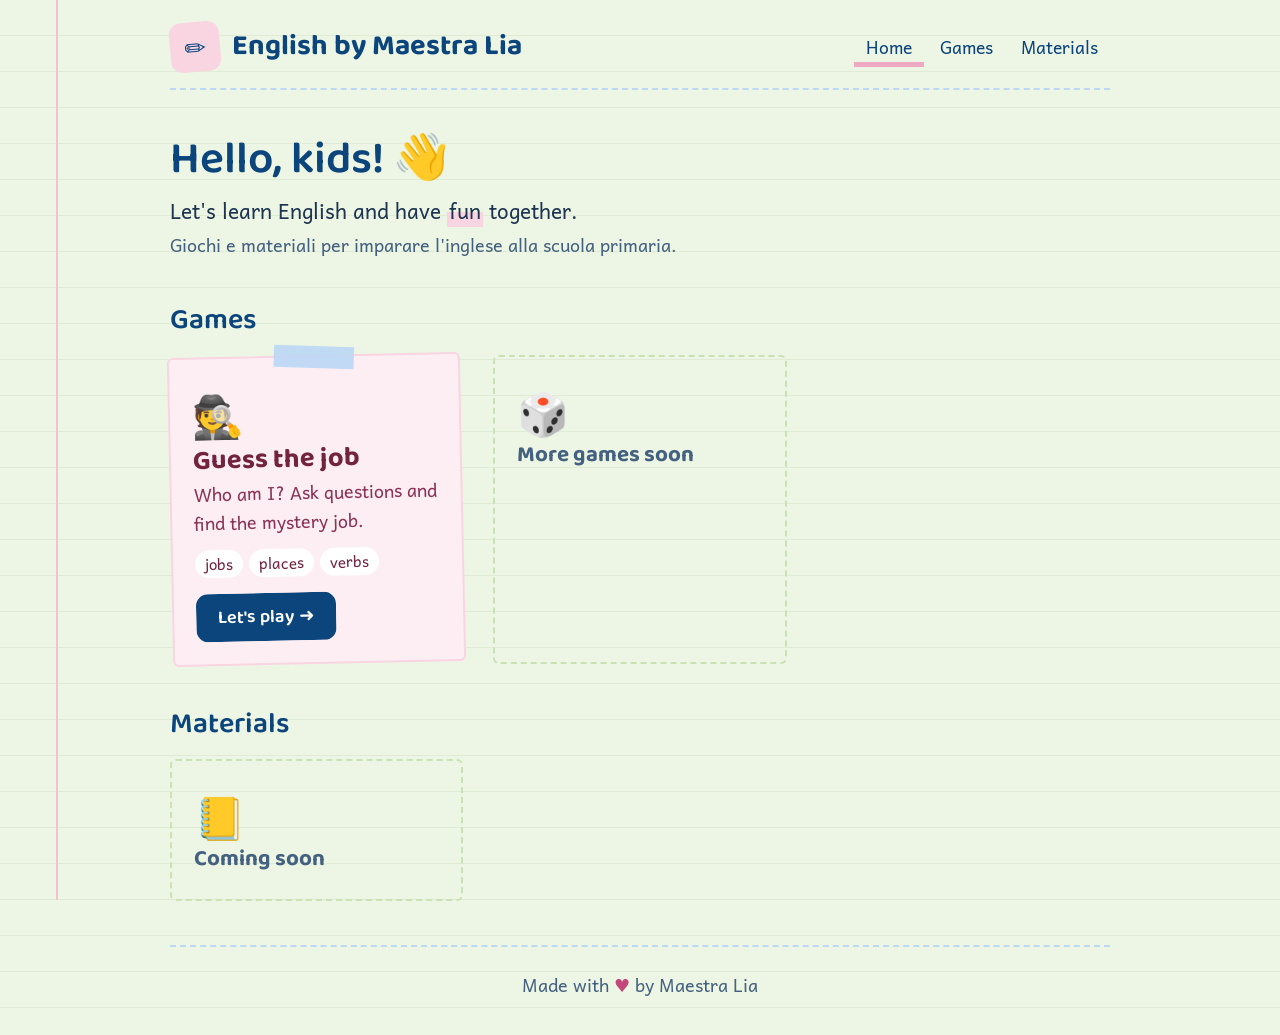
<file: index.html>
<!doctype html>
<html lang="en">
<head>
  <meta charset="utf-8">
  <meta name="viewport" content="width=device-width, initial-scale=1">
  <title>English by Maestra Lia</title>
  <meta name="description" content="Games and materials to learn English at primary school.">
  <link rel="icon" href="data:image/svg+xml,<svg xmlns=%22http://www.w3.org/2000/svg%22 viewBox=%220 0 100 100%22><text y=%22.9em%22 font-size=%2290%22>✏️</text></svg>">
  <link rel="preconnect" href="https://fonts.googleapis.com">
  <link rel="preconnect" href="https://fonts.gstatic.com" crossorigin>
  <link href="https://fonts.googleapis.com/css2?family=Andika:wght@400;700&family=Baloo+2:wght@500;600;700&display=swap" rel="stylesheet">
  <link rel="stylesheet" href="assets/style.css">
</head>
<body>
  <div class="wrap">
    <header class="site-header">
      <a class="brand" href="index.html">
        <span class="brand-icon" aria-hidden="true">✏️</span>
        <span class="brand-name">English by Maestra Lia</span>
      </a>
      <nav class="nav" aria-label="Main">
        <a href="index.html" aria-current="page">Home</a>
        <a href="#games">Games</a>
        <a href="#materials">Materials</a>
      </nav>
    </header>

    <main>
      <section class="section">
        <h1>Hello, kids! <span aria-hidden="true">👋</span></h1>
        <p class="lead">Let's learn English and have <span class="marker">fun</span> together.</p>
        <p class="lead-it" lang="it">Giochi e materiali per imparare l'inglese alla scuola primaria.</p>
      </section>

      <section class="section" id="games">
        <h2>Games</h2>
        <div class="cards">
          <a class="note" href="games/guess-the-job/index.html">
            <span class="note-emoji" aria-hidden="true">🕵️</span>
            <span class="note-title">Guess the job</span>
            <span class="note-text">Who am I? Ask questions and find the mystery job.</span>
            <span class="note-tags">
              <span class="tag">jobs</span>
              <span class="tag">places</span>
              <span class="tag">verbs</span>
            </span>
            <span class="btn btn-primary">Let's play ➜</span>
          </a>

          <div class="note soon">
            <span class="note-emoji" aria-hidden="true">🎲</span>
            <span class="note-title">More games soon</span>
          </div>
        </div>
      </section>

      <section class="section" id="materials">
        <h2>Materials</h2>
        <div class="cards">
          <div class="note soon">
            <span class="note-emoji" aria-hidden="true">📒</span>
            <span class="note-title">Coming soon</span>
          </div>
        </div>
      </section>
    </main>

    <footer class="site-footer">
      Made with <span class="heart" aria-hidden="true">♥</span><span class="sr-only">love</span> by Maestra Lia
    </footer>
  </div>
</body>
</html>
</file>
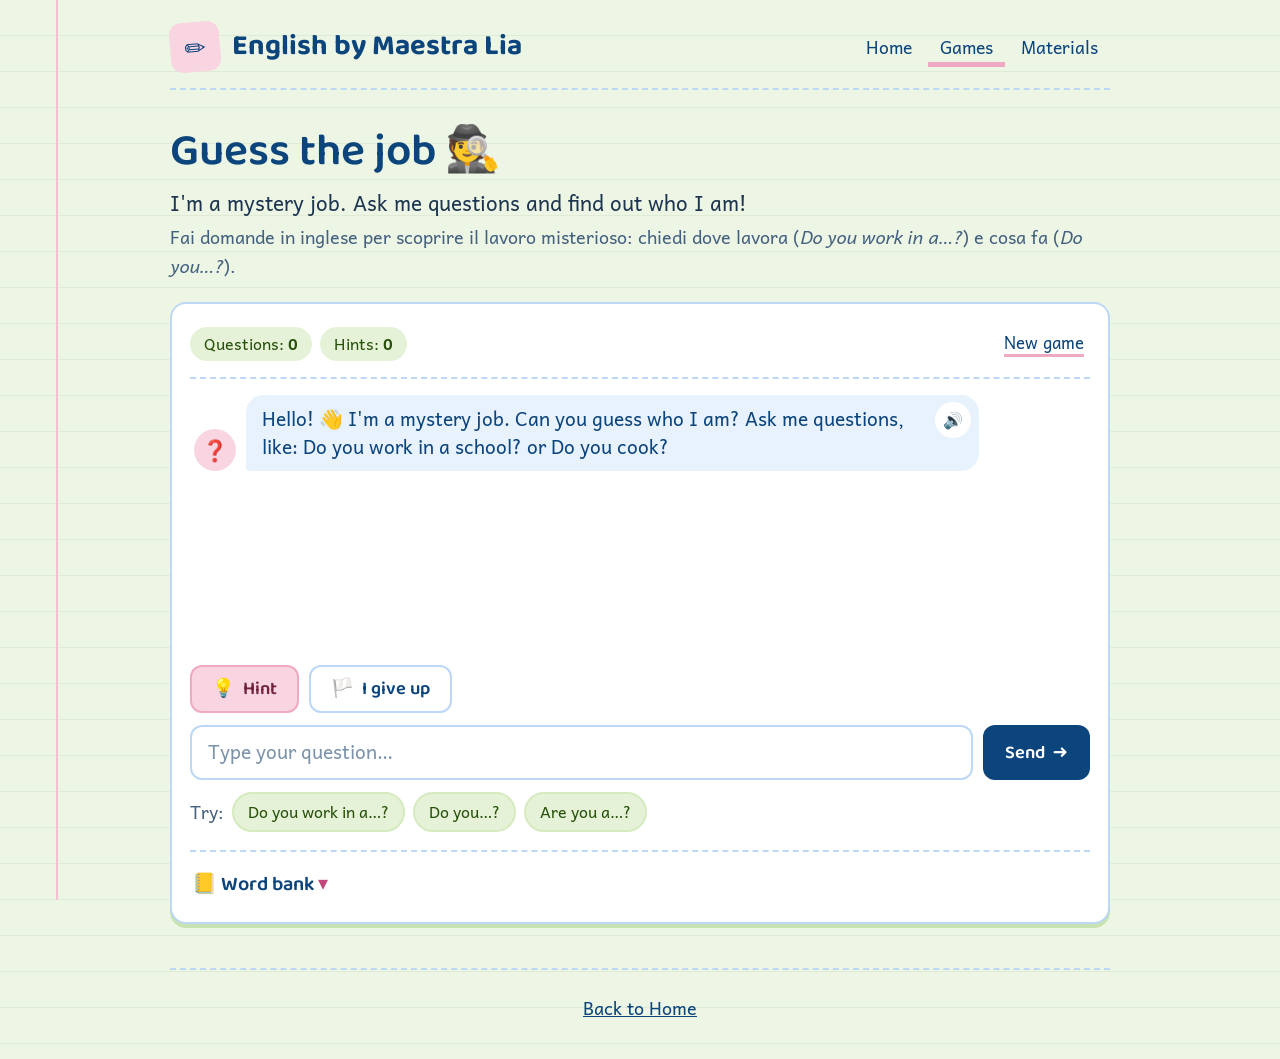
<file: games/guess-the-job/index.html>
<!doctype html>
<html lang="en">
<head>
  <meta charset="utf-8">
  <meta name="viewport" content="width=device-width, initial-scale=1">
  <title>Guess the job · English by Maestra Lia</title>
  <meta name="description" content="A chat game: ask questions in English and guess the mystery job.">
  <link rel="icon" href="data:image/svg+xml,<svg xmlns=%22http://www.w3.org/2000/svg%22 viewBox=%220 0 100 100%22><text y=%22.9em%22 font-size=%2290%22>🕵️</text></svg>">
  <link rel="preconnect" href="https://fonts.googleapis.com">
  <link rel="preconnect" href="https://fonts.gstatic.com" crossorigin>
  <link href="https://fonts.googleapis.com/css2?family=Andika:wght@400;700&family=Baloo+2:wght@500;600;700&display=swap" rel="stylesheet">
  <link rel="stylesheet" href="../../assets/style.css">
  <link rel="stylesheet" href="game.css">
</head>
<body>
  <div class="wrap">
    <header class="site-header">
      <a class="brand" href="../../index.html">
        <span class="brand-icon" aria-hidden="true">✏️</span>
        <span class="brand-name">English by Maestra Lia</span>
      </a>
      <nav class="nav" aria-label="Main">
        <a href="../../index.html">Home</a>
        <a href="../../index.html#games" aria-current="page">Games</a>
        <a href="../../index.html#materials">Materials</a>
      </nav>
    </header>

    <main>
      <section class="game-intro">
        <h1>Guess the job <span aria-hidden="true">🕵️</span></h1>
        <p class="lead">I'm a mystery job. Ask me questions and find out who I am!</p>
        <p class="lead-it" lang="it">Fai domande in inglese per scoprire il lavoro misterioso: chiedi dove lavora (<i lang="en">Do you work in a…?</i>) e cosa fa (<i lang="en">Do you…?</i>).</p>
      </section>

      <section class="game" aria-label="Game">
        <div class="game-top">
          <div class="stats">
            <span class="stat">Questions: <b id="q-count">0</b></span>
            <span class="stat">Hints: <b id="h-count">0</b></span>
          </div>
          <button type="button" class="link-btn" id="new-game">New game</button>
        </div>

        <div class="chat" id="chat" role="log" aria-live="polite" aria-label="Chat"></div>

        <div class="tools" id="tools">
          <button type="button" class="btn btn-pink" id="hint-btn"><span aria-hidden="true">💡</span> Hint</button>
          <button type="button" class="btn btn-outline" id="giveup-btn"><span aria-hidden="true">🏳️</span> I give up</button>
        </div>

        <form class="ask" id="ask-form" autocomplete="off">
          <label class="sr-only" for="question">Your question</label>
          <input id="question" type="text" placeholder="Type your question…" maxlength="120" lang="en" spellcheck="true" aria-describedby="ask-error">
          <button type="submit" class="btn btn-primary">Send <span aria-hidden="true">➜</span></button>
        </form>
        <p class="ask-error" id="ask-error" hidden>Write a question first!</p>

        <div class="starters" id="starters">
          <span class="starters-label">Try:</span>
          <button type="button" class="chip" data-insert="Do you work in a ">Do you work in a…?</button>
          <button type="button" class="chip" data-insert="Do you ">Do you…?</button>
          <button type="button" class="chip" data-insert="Are you a ">Are you a…?</button>
        </div>

        <div class="end" id="end" hidden>
          <div class="end-card">
            <span class="stamp" id="end-stamp">Well done!</span>
            <div class="end-emoji" id="end-emoji" aria-hidden="true"></div>
            <div class="end-name" id="end-name"></div>
            <dl class="end-facts">
              <dt>What I do</dt>
              <dd id="end-actions"></dd>
              <dt>Where I work</dt>
              <dd id="end-places"></dd>
            </dl>
            <p class="end-score" id="end-score"></p>
            <button type="button" class="btn btn-primary" id="play-again">Play again <span aria-hidden="true">🔄</span></button>
          </div>
        </div>

        <details class="wordbank">
          <summary><span aria-hidden="true">📒</span> Word bank</summary>
          <div class="wb-group">
            <h3>Places</h3>
            <div class="wb-chips" id="wb-places"></div>
          </div>
          <div class="wb-group">
            <h3>Actions</h3>
            <div class="wb-chips" id="wb-verbs"></div>
          </div>
          <div class="wb-group">
            <h3>Jobs</h3>
            <div class="wb-chips" id="wb-jobs"></div>
          </div>
        </details>
      </section>
    </main>

    <footer class="site-footer">
      <a href="../../index.html">Back to Home</a>
    </footer>
  </div>

  <script src="jobs.js"></script>
  <script src="game.js"></script>
</body>
</html>
</file>
<file: assets/style.css>
/*
  English by Maestra Lia — stile comune del sito
  Stile "Quaderno": carta verde, inchiostro blu, rosa come secondo colore.
  Per cambiare un colore basta modificarlo qui sotto in :root.
*/

:root {
  /* carta */
  --paper: #edf6e5;
  --paper-line: rgba(59, 109, 17, 0.08);
  --paper-edge: #c9e2b1;
  --margin-line: #f4c0d1;

  /* inchiostro e testo */
  --ink: #0c447c;
  --ink-dark: #08345f;
  --text: #1d3550;
  --text-soft: #44617f;

  /* rosa (secondo colore) */
  --pink-50: #fdeef3;
  --pink-100: #f9d5e2;
  --pink-200: #f0a9c2;
  --pink-500: #c2477a;
  --pink-800: #72243e;

  /* azzurro e verde */
  --blue-50: #e8f2fc;
  --blue-100: #bcd8f5;
  --green-50: #e6f2d8;
  --green-100: #d6eabf;
  --green-200: #b9d98c;
  --green-700: #3b6d11;
  --green-800: #27500a;

  --card: #ffffff;
  --danger: #a32d2d;

  --font-title: "Baloo 2", "Comic Sans MS", system-ui, sans-serif;
  --font-body: "Andika", "Segoe UI", system-ui, sans-serif;

  color-scheme: light;
}

*,
*::before,
*::after {
  box-sizing: border-box;
}

[hidden] {
  display: none !important;
}

html {
  -webkit-text-size-adjust: 100%;
}

body {
  margin: 0;
  min-height: 100vh;
  font-family: var(--font-body);
  font-size: 1.125rem;
  line-height: 1.6;
  color: var(--text);
  background-color: var(--paper);
  /* righe del quaderno */
  background-image: repeating-linear-gradient(
    to bottom,
    transparent 0,
    transparent 35px,
    var(--paper-line) 35px,
    var(--paper-line) 36px
  );
}

/* margine rosa del quaderno (solo su schermi larghi) */
@media (min-width: 1100px) {
  body::before {
    content: "";
    position: fixed;
    top: 0;
    bottom: 0;
    left: 56px;
    width: 2px;
    background: var(--margin-line);
    pointer-events: none;
  }
}

.wrap {
  max-width: 980px;
  margin: 0 auto;
  padding: 0 20px;
}

h1,
h2,
h3 {
  font-family: var(--font-title);
  font-weight: 600;
  color: var(--ink);
  line-height: 1.15;
}

h1 {
  font-size: clamp(2.1rem, 5vw, 2.8rem);
  margin: 0 0 8px;
}

h2 {
  font-size: 1.8rem;
  margin: 0 0 18px;
}

a {
  color: var(--ink);
}

:focus-visible {
  outline: 3px solid var(--pink-500);
  outline-offset: 3px;
  border-radius: 6px;
}

.sr-only {
  position: absolute;
  width: 1px;
  height: 1px;
  padding: 0;
  margin: -1px;
  overflow: hidden;
  clip: rect(0 0 0 0);
  white-space: nowrap;
  border: 0;
}

/* ---------- intestazione ---------- */

.site-header {
  display: flex;
  justify-content: space-between;
  align-items: center;
  flex-wrap: wrap;
  gap: 12px 20px;
  padding: 22px 0 16px;
  border-bottom: 2px dashed var(--blue-100);
}

.brand {
  display: flex;
  align-items: center;
  gap: 12px;
  text-decoration: none;
  color: var(--ink);
}

.brand-icon {
  width: 50px;
  height: 50px;
  flex: none;
  display: grid;
  place-items: center;
  font-size: 1.6rem;
  border-radius: 12px;
  background: var(--pink-100);
  transform: rotate(-5deg);
}

.brand-name {
  font-family: var(--font-title);
  font-weight: 700;
  font-size: clamp(1.4rem, 3.5vw, 1.8rem);
  line-height: 1.1;
}

.nav {
  display: flex;
  flex-wrap: wrap;
  gap: 4px;
}

.nav a {
  padding: 6px 12px;
  border-radius: 8px;
  font-size: 1.1rem;
  text-decoration: none;
  color: var(--ink);
}

.nav a:hover {
  background: var(--pink-50);
}

.nav a[aria-current="page"] {
  box-shadow: inset 0 -5px 0 var(--pink-200);
  border-radius: 0;
}

/* ---------- testi ---------- */

.lead {
  font-size: 1.3rem;
  margin: 0 0 4px;
}

.lead-it {
  margin: 0;
  color: var(--text-soft);
}

.marker {
  background: linear-gradient(transparent 55%, var(--pink-100) 55%);
  padding: 0 2px;
}

.section {
  margin: 44px 0;
}

/* ---------- pulsanti ---------- */

.btn {
  display: inline-flex;
  align-items: center;
  justify-content: center;
  gap: 8px;
  min-height: 48px;
  padding: 8px 20px;
  font-family: var(--font-title);
  font-weight: 600;
  font-size: 1.15rem;
  line-height: 1.2;
  text-decoration: none;
  border: 2px solid transparent;
  border-radius: 12px;
  cursor: pointer;
  transition: transform 0.12s ease, background-color 0.12s ease;
}

.btn:active {
  transform: scale(0.97);
}

.btn-primary {
  background: var(--ink);
  color: #ffffff;
}

.btn-primary:hover {
  background: var(--ink-dark);
}

.btn-pink {
  background: var(--pink-100);
  border-color: var(--pink-200);
  color: var(--pink-800);
}

.btn-pink:hover {
  background: #f6c6d7;
}

.btn-outline {
  background: #ffffff;
  border-color: var(--blue-100);
  color: var(--ink);
}

.btn-outline:hover {
  background: var(--blue-50);
}

/* ---------- post-it (schede) ---------- */

.cards {
  display: grid;
  grid-template-columns: repeat(auto-fill, minmax(260px, 1fr));
  gap: 30px;
}

.note {
  position: relative;
  display: block;
  padding: 30px 22px 22px;
  border-radius: 6px;
  background: var(--pink-50);
  border: 2px solid var(--pink-100);
  color: var(--pink-800);
  text-decoration: none;
  transform: rotate(-1.2deg);
  transition: transform 0.15s ease;
}

.note:nth-child(even) {
  transform: rotate(1deg);
}

/* nastro adesivo */
.note::before {
  content: "";
  position: absolute;
  top: -11px;
  left: 50%;
  width: 80px;
  height: 22px;
  margin-left: -40px;
  background: rgba(188, 216, 245, 0.9);
  transform: rotate(3deg);
}

a.note:hover,
a.note:focus-visible {
  transform: rotate(0deg) translateY(-4px);
}

.note-emoji {
  display: block;
  font-size: 2.6rem;
  line-height: 1.2;
}

.note-title {
  display: block;
  margin: 6px 0 4px;
  font-family: var(--font-title);
  font-weight: 700;
  font-size: 1.7rem;
  line-height: 1.15;
}

.note-text {
  display: block;
  color: #8a3356;
}

.note-tags {
  display: flex;
  flex-wrap: wrap;
  gap: 6px;
  margin: 12px 0 16px;
}

.tag {
  padding: 2px 10px;
  border-radius: 999px;
  background: #ffffff;
  color: var(--pink-800);
  font-size: 0.95rem;
}

.note.soon {
  background: transparent;
  border: 2px dashed var(--paper-edge);
  color: var(--text-soft);
  transform: none;
}

.note.soon::before {
  display: none;
}

.note.soon .note-title {
  font-size: 1.4rem;
}

/* ---------- piè di pagina ---------- */

.site-footer {
  padding: 24px 0 36px;
  border-top: 2px dashed var(--blue-100);
  color: var(--text-soft);
  text-align: center;
}

.site-footer .heart {
  color: var(--pink-500);
}

@media (prefers-reduced-motion: reduce) {
  *,
  *::before,
  *::after {
    animation: none !important;
    transition: none !important;
    scroll-behavior: auto !important;
  }
}
</file>
<file: games/guess-the-job/game.css>
/* GUESS THE JOB — stile del gioco (i colori sono in assets/style.css) */

.game-intro {
  margin: 36px 0 22px;
}

.game {
  margin: 0 0 44px;
  padding: 18px;
  background: var(--card);
  border: 2px solid var(--blue-100);
  border-radius: 16px;
  box-shadow: 0 4px 0 var(--paper-edge);
}

.game-top {
  display: flex;
  justify-content: space-between;
  align-items: center;
  flex-wrap: wrap;
  gap: 10px;
  padding-bottom: 12px;
  border-bottom: 2px dashed var(--blue-100);
}

.stats {
  display: flex;
  flex-wrap: wrap;
  gap: 8px;
}

.stat {
  padding: 4px 14px;
  border-radius: 999px;
  background: var(--green-50);
  color: var(--green-800);
  font-size: 1rem;
}

.link-btn {
  padding: 8px 6px;
  border: none;
  background: none;
  color: var(--ink);
  font: inherit;
  font-size: 1.05rem;
  text-decoration: underline;
  text-decoration-color: var(--pink-200);
  text-decoration-thickness: 3px;
  text-underline-offset: 5px;
  cursor: pointer;
}

/* ---------- chat ---------- */

.chat {
  display: flex;
  flex-direction: column;
  gap: 12px;
  min-height: 280px;
  max-height: min(56vh, 540px);
  overflow-y: auto;
  padding: 16px 4px;
  scroll-behavior: smooth;
}

.msg {
  display: flex;
  align-items: flex-end;
  gap: 10px;
  max-width: 88%;
}

.msg.me {
  align-self: flex-end;
}

.avatar {
  flex: none;
  width: 42px;
  height: 42px;
  display: grid;
  place-items: center;
  border-radius: 50%;
  background: var(--pink-100);
  font-size: 1.3rem;
}

.bubble {
  display: flex;
  align-items: flex-start;
  gap: 8px;
  padding: 10px 16px;
  border-radius: 18px;
  font-size: 1.2rem;
  line-height: 1.45;
  animation: pop 0.18s ease-out;
}

.bubble p {
  margin: 0;
  overflow-wrap: anywhere;
}

.msg.bot .bubble {
  background: var(--blue-50);
  color: var(--ink);
  border-bottom-left-radius: 4px;
}

.msg.me .bubble {
  background: var(--pink-50);
  color: var(--pink-800);
  border: 2px dashed var(--pink-200);
  border-bottom-right-radius: 4px;
}

.speak {
  flex: none;
  width: 36px;
  height: 36px;
  margin: -3px -8px -3px 0;
  border: none;
  border-radius: 50%;
  background: #ffffff;
  font-size: 1rem;
  cursor: pointer;
}

.speak:hover {
  background: var(--pink-50);
}

.typing .bubble {
  align-items: center;
  gap: 5px;
  padding: 16px 18px;
}

.dot {
  width: 9px;
  height: 9px;
  border-radius: 50%;
  background: var(--blue-100);
  animation: bounce 1s infinite ease-in-out;
}

.dot:nth-child(2) {
  animation-delay: 0.15s;
}

.dot:nth-child(3) {
  animation-delay: 0.3s;
}

@keyframes bounce {
  0%, 80%, 100% { transform: translateY(0); }
  40% { transform: translateY(-6px); }
}

@keyframes pop {
  from { transform: scale(0.94); opacity: 0; }
  to { transform: scale(1); opacity: 1; }
}

/* ---------- pulsanti e domanda ---------- */

.tools {
  display: flex;
  flex-wrap: wrap;
  gap: 10px;
  margin: 6px 0 12px;
}

.ask {
  display: flex;
  gap: 10px;
}

.ask input {
  flex: 1;
  min-width: 0;
  min-height: 52px;
  padding: 10px 16px;
  font: inherit;
  font-size: 1.2rem;
  color: var(--text);
  background: #ffffff;
  border: 2px solid var(--blue-100);
  border-radius: 12px;
}

.ask input::placeholder {
  color: #7c93ab;
}

.ask input:focus {
  outline: none;
  border-color: var(--ink);
  box-shadow: 0 0 0 4px var(--pink-100);
}

.ask input[aria-invalid="true"] {
  border-color: var(--danger);
}

.ask-error {
  margin: 6px 4px 0;
  color: var(--danger);
  font-size: 1rem;
}

.starters {
  display: flex;
  flex-wrap: wrap;
  align-items: center;
  gap: 8px;
  margin-top: 12px;
}

.starters-label {
  color: var(--text-soft);
}

.chip {
  min-height: 40px;
  padding: 4px 14px;
  font: inherit;
  font-size: 1rem;
  color: var(--green-800);
  background: var(--green-50);
  border: 2px solid var(--green-100);
  border-radius: 999px;
  cursor: pointer;
}

.chip:hover {
  background: var(--green-100);
}

/* ---------- word bank ---------- */

.wordbank {
  margin-top: 18px;
  padding-top: 12px;
  border-top: 2px dashed var(--blue-100);
}

.wordbank summary {
  display: inline-block;
  padding: 4px 2px;
  font-family: var(--font-title);
  font-weight: 600;
  font-size: 1.25rem;
  color: var(--ink);
  cursor: pointer;
}

.wordbank summary::-webkit-details-marker {
  display: none;
}

.wordbank summary::after {
  content: " ▾";
  color: var(--pink-500);
}

.wordbank[open] summary::after {
  content: " ▴";
}

.wb-group h3 {
  margin: 12px 0 6px;
  font-size: 1.1rem;
  color: var(--pink-800);
}

.wb-chips {
  display: flex;
  flex-wrap: wrap;
  gap: 6px;
}

.wb-chips .chip {
  min-height: 36px;
  padding: 2px 12px;
  font-size: 1rem;
  color: var(--ink);
  background: #ffffff;
  border-color: var(--blue-100);
}

.wb-chips .chip:hover {
  background: var(--blue-50);
}

/* ---------- fine partita ---------- */

.end {
  padding: 22px 6px 6px;
  text-align: center;
}

.end-card {
  position: relative;
  display: inline-block;
  width: 100%;
  max-width: 440px;
  padding: 30px 26px 24px;
  border-radius: 6px;
  background: var(--pink-50);
  border: 2px solid var(--pink-100);
  transform: rotate(-1deg);
}

.end-card::before {
  content: "";
  position: absolute;
  top: -11px;
  left: 50%;
  width: 90px;
  height: 22px;
  margin-left: -45px;
  background: rgba(188, 216, 245, 0.9);
  transform: rotate(-3deg);
}

.stamp {
  display: inline-block;
  padding: 0 14px;
  font-family: var(--font-title);
  font-weight: 700;
  font-size: 1.6rem;
  color: var(--green-700);
  border: 3px solid var(--green-700);
  border-radius: 10px;
  transform: rotate(-6deg);
  animation: stamp 0.35s ease-out;
}

.stamp-blue {
  color: var(--ink);
  border-color: var(--ink);
}

@keyframes stamp {
  from { transform: rotate(-6deg) scale(1.7); opacity: 0; }
  to { transform: rotate(-6deg) scale(1); opacity: 1; }
}

.end-emoji {
  margin-top: 10px;
  font-size: 3.6rem;
  line-height: 1.2;
}

.end-name {
  font-family: var(--font-title);
  font-weight: 700;
  font-size: 2.1rem;
  line-height: 1.1;
  color: var(--pink-800);
}

.end-facts {
  display: grid;
  grid-template-columns: auto 1fr;
  gap: 4px 14px;
  margin: 16px 0 10px;
  text-align: left;
}

.end-facts dt {
  color: var(--text-soft);
}

.end-facts dd {
  margin: 0;
  font-weight: 700;
  color: var(--ink);
}

.end-score {
  margin: 0 0 16px;
  color: var(--text-soft);
}

@media (max-width: 560px) {
  .game {
    padding: 12px;
  }

  .msg {
    max-width: 100%;
  }

  .avatar {
    width: 36px;
    height: 36px;
    font-size: 1.1rem;
  }

  .bubble {
    font-size: 1.1rem;
  }

  .ask .btn {
    padding: 8px 14px;
  }
}
</file>
